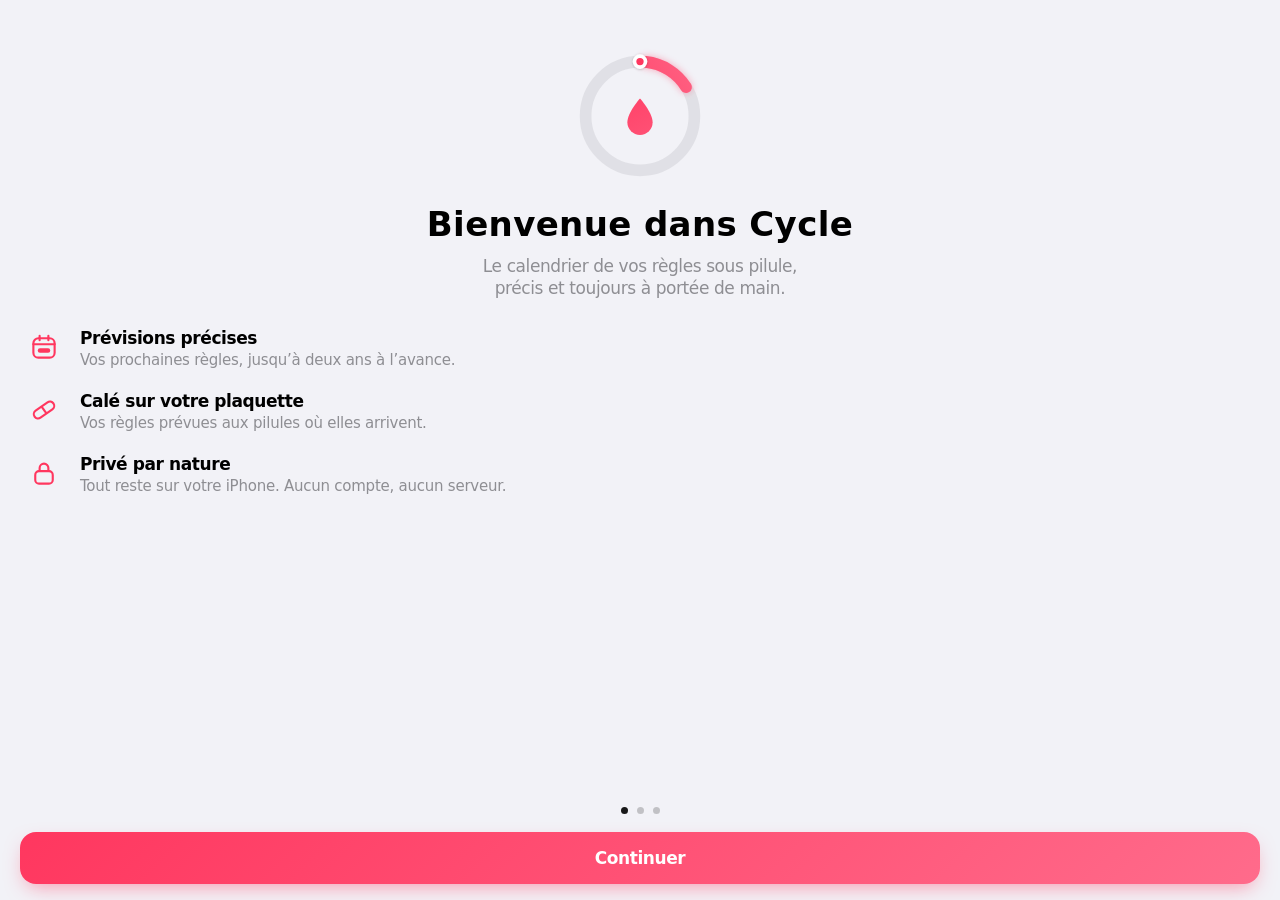
<file: index.html>
<!doctype html>
<html lang="fr">
<head>
  <meta charset="utf-8">
  <meta name="viewport" content="width=device-width, initial-scale=1, maximum-scale=1, user-scalable=no, viewport-fit=cover">
  <title>Cycle</title>
  <meta name="description" content="Suivi des règles sous pilule, 100 % privé et hors connexion.">
  <meta name="theme-color" content="#F2F2F7" media="(prefers-color-scheme: light)">
  <meta name="theme-color" content="#000000" media="(prefers-color-scheme: dark)">
  <meta name="color-scheme" content="light dark">
  <meta name="format-detection" content="telephone=no">
  <meta name="apple-mobile-web-app-capable" content="yes">
  <meta name="mobile-web-app-capable" content="yes">
  <meta name="apple-mobile-web-app-status-bar-style" content="black-translucent">
  <meta name="apple-mobile-web-app-title" content="Cycle">
  <link rel="manifest" href="manifest.json">
  <link rel="icon" type="image/png" sizes="32x32" href="icons/favicon-32.png">
  <link rel="apple-touch-icon" href="icons/apple-touch-icon.png">
  <link rel="apple-touch-icon" sizes="180x180" href="icons/apple-touch-icon.png">
  <link rel="apple-touch-icon" sizes="167x167" href="icons/icon-167.png">
  <link rel="apple-touch-icon" sizes="152x152" href="icons/icon-152.png">
  <link rel="apple-touch-icon" sizes="120x120" href="icons/icon-120.png">
  <link rel="apple-touch-startup-image" media="(device-width: 375px) and (device-height: 667px) and (-webkit-device-pixel-ratio: 2) and (orientation: portrait) and (prefers-color-scheme: light)" href="icons/splash/splash-375x667-light.png">
  <link rel="apple-touch-startup-image" media="(device-width: 375px) and (device-height: 667px) and (-webkit-device-pixel-ratio: 2) and (orientation: portrait) and (prefers-color-scheme: dark)" href="icons/splash/splash-375x667-dark.png">
  <link rel="apple-touch-startup-image" media="(device-width: 375px) and (device-height: 812px) and (-webkit-device-pixel-ratio: 3) and (orientation: portrait) and (prefers-color-scheme: light)" href="icons/splash/splash-375x812-light.png">
  <link rel="apple-touch-startup-image" media="(device-width: 375px) and (device-height: 812px) and (-webkit-device-pixel-ratio: 3) and (orientation: portrait) and (prefers-color-scheme: dark)" href="icons/splash/splash-375x812-dark.png">
  <link rel="apple-touch-startup-image" media="(device-width: 414px) and (device-height: 896px) and (-webkit-device-pixel-ratio: 2) and (orientation: portrait) and (prefers-color-scheme: light)" href="icons/splash/splash-414x896-light.png">
  <link rel="apple-touch-startup-image" media="(device-width: 414px) and (device-height: 896px) and (-webkit-device-pixel-ratio: 2) and (orientation: portrait) and (prefers-color-scheme: dark)" href="icons/splash/splash-414x896-dark.png">
  <link rel="apple-touch-startup-image" media="(device-width: 390px) and (device-height: 844px) and (-webkit-device-pixel-ratio: 3) and (orientation: portrait) and (prefers-color-scheme: light)" href="icons/splash/splash-390x844-light.png">
  <link rel="apple-touch-startup-image" media="(device-width: 390px) and (device-height: 844px) and (-webkit-device-pixel-ratio: 3) and (orientation: portrait) and (prefers-color-scheme: dark)" href="icons/splash/splash-390x844-dark.png">
  <link rel="apple-touch-startup-image" media="(device-width: 393px) and (device-height: 852px) and (-webkit-device-pixel-ratio: 3) and (orientation: portrait) and (prefers-color-scheme: light)" href="icons/splash/splash-393x852-light.png">
  <link rel="apple-touch-startup-image" media="(device-width: 393px) and (device-height: 852px) and (-webkit-device-pixel-ratio: 3) and (orientation: portrait) and (prefers-color-scheme: dark)" href="icons/splash/splash-393x852-dark.png">
  <link rel="apple-touch-startup-image" media="(device-width: 402px) and (device-height: 874px) and (-webkit-device-pixel-ratio: 3) and (orientation: portrait) and (prefers-color-scheme: light)" href="icons/splash/splash-402x874-light.png">
  <link rel="apple-touch-startup-image" media="(device-width: 402px) and (device-height: 874px) and (-webkit-device-pixel-ratio: 3) and (orientation: portrait) and (prefers-color-scheme: dark)" href="icons/splash/splash-402x874-dark.png">
  <link rel="apple-touch-startup-image" media="(device-width: 430px) and (device-height: 932px) and (-webkit-device-pixel-ratio: 3) and (orientation: portrait) and (prefers-color-scheme: light)" href="icons/splash/splash-430x932-light.png">
  <link rel="apple-touch-startup-image" media="(device-width: 430px) and (device-height: 932px) and (-webkit-device-pixel-ratio: 3) and (orientation: portrait) and (prefers-color-scheme: dark)" href="icons/splash/splash-430x932-dark.png">
  <link rel="apple-touch-startup-image" media="(device-width: 440px) and (device-height: 956px) and (-webkit-device-pixel-ratio: 3) and (orientation: portrait) and (prefers-color-scheme: light)" href="icons/splash/splash-440x956-light.png">
  <link rel="apple-touch-startup-image" media="(device-width: 440px) and (device-height: 956px) and (-webkit-device-pixel-ratio: 3) and (orientation: portrait) and (prefers-color-scheme: dark)" href="icons/splash/splash-440x956-dark.png">
  <link rel="stylesheet" href="styles.css">
</head>
<body>
<div id="app">

  <!-- ═════════ Aujourd'hui ═════════ -->
  <section class="view is-active" id="view-today" data-view="today" aria-label="Aujourd’hui">
    <header class="navbar"><div class="navbar-title">Aujourd’hui</div></header>
    <div class="scroller">
      <div class="large-header reveal" style="--i:0">
        <p class="eyebrow" id="today-eyebrow"></p>
        <h1 class="large-title">Aujourd’hui</h1>
      </div>

      <div class="stack">
        <div class="card ring-card pressable reveal" style="--i:1" data-go="calendar" role="button" tabindex="0">
          <div class="ring-wrap">
            <svg class="ring" viewBox="0 0 280 280" aria-hidden="true">
              <defs>
                <linearGradient id="ring-grad" gradientUnits="userSpaceOnUse" x1="140" y1="0" x2="300" y2="300">
                  <stop offset="0" stop-color="#FF375F"/>
                  <stop offset="1" stop-color="#FF6B8B"/>
                </linearGradient>
                <filter id="knob" x="-50%" y="-50%" width="200%" height="200%">
                  <feDropShadow dx="0" dy="1" stdDeviation="2" flood-color="#000" flood-opacity="0.25"/>
                </filter>
                <filter id="ring-glow" x="-30%" y="-30%" width="160%" height="160%">
                  <feGaussianBlur stdDeviation="7"/>
                </filter>
              </defs>
              <g id="ring-ticks"></g>
              <circle class="ring-track" cx="140" cy="140" r="112"/>
              <g class="ring-rot" id="ring-rot">
                <circle class="ring-arc ring-halo" id="ring-halo" stroke="url(#ring-grad)" cx="140" cy="140" r="112" filter="url(#ring-glow)"/>
                <circle class="ring-arc" id="ring-arc" stroke="url(#ring-grad)" cx="140" cy="140" r="112"/>
              </g>
              <g class="ring-dot" id="ring-dot">
                <circle class="ring-dot-halo" cx="140" cy="28" r="15" filter="url(#knob)"/>
                <circle class="ring-dot-core" cx="140" cy="28" r="7.5"/>
              </g>
            </svg>
            <div class="ring-center">
              <div class="ring-day tnum" id="ring-day"></div>
              <div class="ring-sub" id="ring-sub"></div>
            </div>
          </div>
          <div class="ring-stats" id="ring-stats"></div>
        </div>

        <div class="card pressable reveal" style="--i:2" id="card-next" role="button" tabindex="0"></div>
        <div class="card pressable reveal" style="--i:3" id="card-pack" data-go="settings" role="button" tabindex="0"></div>
        <div class="card reveal" style="--i:4" id="card-week"></div>
      </div>
      <p class="fine-print reveal" style="--i:5">Prévisions calculées à partir de vos réglages. Cycle ne remplace pas l’avis d’un professionnel de santé.</p>
    </div>
  </section>

  <!-- ═════════ Calendrier ═════════ -->
  <section class="view" id="view-calendar" data-view="calendar" aria-label="Calendrier">
    <header class="navbar navbar-cal is-scrolled">
      <div class="navbar-row">
        <span class="navbar-side"></span>
        <div class="navbar-title">Calendrier</div>
        <span class="navbar-side navbar-side-end"><button class="bar-btn" id="cal-today">Aujourd’hui</button></span>
      </div>
      <div class="weekdays" aria-hidden="true"><span>L</span><span>M</span><span>M</span><span>J</span><span>V</span><span>S</span><span>D</span></div>
    </header>
    <div class="scroller cal-scroller" id="cal-scroller">
      <div class="cal-spacer" id="cal-spacer"></div>
      <div id="cal-months"></div>
    </div>
    <div class="legend" aria-hidden="true">
      <span class="legend-item"><i class="sw sw-p"></i>Prévues</span>
      <span class="legend-item"><i class="sw sw-c"></i>Confirmées</span>
      <span class="legend-item"><i class="sw-pack"></i>Plaquette</span>
    </div>
  </section>

  <!-- ═════════ Réglages ═════════ -->
  <section class="view" id="view-settings" data-view="settings" aria-label="Réglages">
    <header class="navbar"><div class="navbar-title">Réglages</div></header>
    <div class="scroller">
      <div class="large-header">
        <h1 class="large-title">Réglages</h1>
      </div>

      <h2 class="group-header">Plaquette</h2>
      <div class="group">
        <button class="row row-link" id="row-last">
          <span class="row-icon"><svg viewBox="0 0 20 20"><g transform="rotate(-40 10 10)"><rect x="2.4" y="6.5" width="15.2" height="7" rx="3.5" fill="none" stroke="currentColor" stroke-width="1.7"/><path d="M10 6.5h4.1a3.5 3.5 0 0 1 0 7H10Z" fill="currentColor"/></g></svg></span>
          <span class="row-text"><span class="row-title">Début de la plaquette</span><span class="row-sub">Jour de la 1re pilule</span></span>
          <span class="row-value tnum" id="val-last"></span>
          <svg class="chev" viewBox="0 0 8 14"><path d="M1.5 1.5 6.5 7l-5 5.5" fill="none" stroke="currentColor" stroke-width="2" stroke-linecap="round" stroke-linejoin="round"/></svg>
        </button>
      </div>
      <p class="group-footer">Une plaquette dure 28 jours ; les suivantes s’enchaînent automatiquement.</p>

      <h2 class="group-header">Type de pilule</h2>
      <div class="group group-pad">
        <div class="segmented" data-key="pill" role="radiogroup" aria-label="Type de pilule">
          <span class="seg-thumb"></span>
          <button data-v="21-7" role="radio">21+7</button>
          <button data-v="24-4" role="radio">24+4</button>
          <button data-v="continu" role="radio">Continu</button>
        </div>
      </div>
      <p class="group-footer" data-pill-help></p>

      <h2 class="group-header">Règles</h2>
      <div class="group">
        <div class="row js-period">
          <span class="row-icon"><svg viewBox="0 0 20 20"><path d="M10 3.2S5.4 8.4 5.4 11.9a4.6 4.6 0 0 0 9.2 0C14.6 8.4 10 3.2 10 3.2Z" fill="currentColor"/></svg></span>
          <span class="row-text"><span class="row-title">Début des règles</span><span class="row-sub tnum" data-show="periodFrom"></span></span>
          <div class="stepper" data-key="periodFrom">
            <button data-step="-1" aria-label="Diminuer"><svg viewBox="0 0 14 14"><path d="M2 7h10" stroke="currentColor" stroke-width="2" stroke-linecap="round"/></svg></button>
            <i></i>
            <button data-step="1" aria-label="Augmenter"><svg viewBox="0 0 14 14"><path d="M2 7h10M7 2v10" stroke="currentColor" stroke-width="2" stroke-linecap="round"/></svg></button>
          </div>
        </div>
        <div class="row js-period">
          <span class="row-icon"><svg viewBox="0 0 20 20"><path d="M10 3.2S5.4 8.4 5.4 11.9a4.6 4.6 0 0 0 9.2 0C14.6 8.4 10 3.2 10 3.2Z" fill="none" stroke="currentColor" stroke-width="1.6"/></svg></span>
          <span class="row-text"><span class="row-title">Fin des règles</span><span class="row-sub tnum" data-show="periodTo"></span></span>
          <div class="stepper" data-key="periodTo">
            <button data-step="-1" aria-label="Diminuer"><svg viewBox="0 0 14 14"><path d="M2 7h10" stroke="currentColor" stroke-width="2" stroke-linecap="round"/></svg></button>
            <i></i>
            <button data-step="1" aria-label="Augmenter"><svg viewBox="0 0 14 14"><path d="M2 7h10M7 2v10" stroke="currentColor" stroke-width="2" stroke-linecap="round"/></svg></button>
          </div>
        </div>
      </div>
      <p class="group-footer" data-period-help></p>

      <div class="group group-spaced">
        <button class="row row-destructive" id="row-reset">Réinitialiser</button>
      </div>
      <p class="group-footer">Efface vos réglages et les jours marqués.</p>

      <div class="privacy">
        <svg viewBox="0 0 24 24" aria-hidden="true"><rect x="5" y="10.5" width="14" height="10" rx="3" fill="none" stroke="currentColor" stroke-width="1.6"/><path d="M8.5 10.5V8a3.5 3.5 0 0 1 7 0v2.5" fill="none" stroke="currentColor" stroke-width="1.6"/></svg>
        <p><strong>Vos données restent sur cet iPhone.</strong><br>Aucun compte, aucun serveur, aucun suivi.</p>
        <p class="version">Cycle 1.1</p>
      </div>
    </div>
  </section>

  <!-- ═════════ Barre d'onglets ═════════ -->
  <nav class="tabbar" role="tablist">
    <button class="tab is-active" data-tab="today" role="tab" aria-selected="true">
      <svg viewBox="0 0 28 28" aria-hidden="true"><circle cx="14" cy="14" r="10" fill="none" stroke="currentColor" stroke-width="1.7" opacity=".35"/><path d="M14 4a10 10 0 0 1 8.66 5" fill="none" stroke="currentColor" stroke-width="3" stroke-linecap="round"/><path d="M14 9.4s-3.3 3.7-3.3 6.2a3.3 3.3 0 0 0 6.6 0c0-2.5-3.3-6.2-3.3-6.2Z" fill="currentColor"/></svg>
      <span>Aujourd’hui</span>
    </button>
    <button class="tab" data-tab="calendar" role="tab" aria-selected="false">
      <svg viewBox="0 0 28 28" aria-hidden="true"><rect x="4.5" y="5.5" width="19" height="18" rx="4.5" fill="none" stroke="currentColor" stroke-width="1.7"/><path d="M4.5 10.75h19M9.5 3.5v4M18.5 3.5v4" fill="none" stroke="currentColor" stroke-width="1.7" stroke-linecap="round"/><circle cx="9.75" cy="15" r="1.2" fill="currentColor"/><circle cx="14" cy="15" r="1.2" fill="currentColor"/><circle cx="18.25" cy="15" r="1.2" fill="currentColor"/><circle cx="9.75" cy="19.25" r="1.2" fill="currentColor"/><circle cx="14" cy="19.25" r="1.2" fill="currentColor"/></svg>
      <span>Calendrier</span>
    </button>
    <button class="tab" data-tab="settings" role="tab" aria-selected="false">
      <svg viewBox="0 0 28 28" aria-hidden="true"><g fill="none" stroke="currentColor" stroke-width="1.7" stroke-linecap="round"><path d="M4 8h11.2M20.8 8H24M4 14h3.2M12.8 14H24M4 20h9.2M18.8 20H24"/><circle cx="18" cy="8" r="2.8"/><circle cx="10" cy="14" r="2.8"/><circle cx="16" cy="20" r="2.8"/></g></svg>
      <span>Réglages</span>
    </button>
  </nav>
</div>

<!-- ═════════ Onboarding ═════════ -->
<div id="onboarding" hidden>
  <div class="ob-top">
    <button class="bar-btn ob-back" id="ob-back" aria-label="Retour">
      <svg viewBox="0 0 12 20" aria-hidden="true"><path d="M10 2 2 10l8 8" fill="none" stroke="currentColor" stroke-width="2.4" stroke-linecap="round" stroke-linejoin="round"/></svg>Retour
    </button>
  </div>
  <div class="ob-viewport">
    <div class="ob-track" id="ob-track">
      <section class="ob-page">
        <div class="ob-hero">
          <svg class="ob-ring" viewBox="0 0 280 280" aria-hidden="true">
            <defs>
              <linearGradient id="ob-grad" gradientUnits="userSpaceOnUse" x1="140" y1="0" x2="300" y2="300">
                <stop offset="0" stop-color="#FF375F"/><stop offset="1" stop-color="#FF6B8B"/>
              </linearGradient>
              <filter id="ob-glow" x="-30%" y="-30%" width="160%" height="160%"><feGaussianBlur stdDeviation="8"/></filter>
            </defs>
            <circle class="ring-track" cx="140" cy="140" r="112"/>
            <g class="ring-rot">
              <circle class="ob-arc ob-halo" stroke="url(#ob-grad)" cx="140" cy="140" r="112" filter="url(#ob-glow)"/>
              <circle class="ob-arc" stroke="url(#ob-grad)" cx="140" cy="140" r="112"/>
            </g>
            <g class="ob-orbit">
              <circle class="ring-dot-halo" cx="140" cy="28" r="15" filter="url(#knob)"/>
              <circle class="ring-dot-core" cx="140" cy="28" r="7.5"/>
            </g>
            <path class="ob-drop" fill="url(#ob-grad)" d="M140 104s-26 29-26 49a26 26 0 0 0 52 0c0-20-26-49-26-49Z"/>
          </svg>
        </div>
        <h1 class="ob-title">Bienvenue dans Cycle</h1>
        <p class="ob-lead">Le calendrier de vos règles sous pilule, précis et toujours à portée de main.</p>
        <ul class="features">
          <li><span class="f-icon"><svg viewBox="0 0 24 24"><rect x="3.5" y="5" width="17" height="15.5" rx="4" fill="none" stroke="currentColor" stroke-width="1.7"/><path d="M3.5 9.75h17M8.5 3v3.5M15.5 3v3.5" stroke="currentColor" stroke-width="1.7" stroke-linecap="round"/><rect x="7" y="13" width="10" height="3.5" rx="1.75" fill="currentColor"/></svg></span><span><strong>Prévisions précises</strong>Vos prochaines règles, jusqu’à deux ans à l’avance.</span></li>
          <li><span class="f-icon"><svg viewBox="0 0 24 24"><rect x="2.8" y="8.6" width="18.4" height="6.8" rx="3.4" transform="rotate(-35 12 12)" fill="none" stroke="currentColor" stroke-width="1.7"/><path d="M12 8.6v6.8" transform="rotate(-35 12 12)" stroke="currentColor" stroke-width="1.7"/></svg></span><span><strong>Calé sur votre plaquette</strong>Vos règles prévues aux pilules où elles arrivent.</span></li>
          <li><span class="f-icon"><svg viewBox="0 0 24 24"><rect x="5" y="10.5" width="14" height="10" rx="3" fill="none" stroke="currentColor" stroke-width="1.7"/><path d="M8.5 10.5V8a3.5 3.5 0 0 1 7 0v2.5" fill="none" stroke="currentColor" stroke-width="1.7"/></svg></span><span><strong>Privé par nature</strong>Tout reste sur votre iPhone. Aucun compte, aucun serveur.</span></li>
        </ul>
      </section>

      <section class="ob-page">
        <h1 class="ob-title ob-title-left">Votre plaquette</h1>
        <p class="ob-lead ob-lead-left">Quel jour avez-vous pris la 1re&nbsp;pilule de votre plaquette actuelle&nbsp;?</p>
        <div class="card picker-card" id="ob-picker"></div>
      </section>

      <section class="ob-page">
        <h1 class="ob-title ob-title-left">Votre pilule</h1>
        <p class="ob-lead ob-lead-left">Vos règles reviennent aux mêmes pilules à chaque plaquette.</p>
        <div class="group group-pad">
          <div class="segmented" data-key="pill" role="radiogroup" aria-label="Type de pilule">
            <span class="seg-thumb"></span>
            <button data-v="21-7" role="radio">21+7</button>
            <button data-v="24-4" role="radio">24+4</button>
            <button data-v="continu" role="radio">Continu</button>
          </div>
        </div>
        <p class="group-footer" data-pill-help></p>
        <h2 class="group-header">Règles</h2>
        <div class="group">
          <div class="row js-period">
            <span class="row-icon"><svg viewBox="0 0 20 20"><path d="M10 3.2S5.4 8.4 5.4 11.9a4.6 4.6 0 0 0 9.2 0C14.6 8.4 10 3.2 10 3.2Z" fill="currentColor"/></svg></span>
            <span class="row-text"><span class="row-title">Début des règles</span><span class="row-sub tnum" data-show="periodFrom"></span></span>
            <div class="stepper" data-key="periodFrom">
              <button data-step="-1" aria-label="Diminuer"><svg viewBox="0 0 14 14"><path d="M2 7h10" stroke="currentColor" stroke-width="2" stroke-linecap="round"/></svg></button>
              <i></i>
              <button data-step="1" aria-label="Augmenter"><svg viewBox="0 0 14 14"><path d="M2 7h10M7 2v10" stroke="currentColor" stroke-width="2" stroke-linecap="round"/></svg></button>
            </div>
          </div>
          <div class="row js-period">
            <span class="row-icon"><svg viewBox="0 0 20 20"><path d="M10 3.2S5.4 8.4 5.4 11.9a4.6 4.6 0 0 0 9.2 0C14.6 8.4 10 3.2 10 3.2Z" fill="none" stroke="currentColor" stroke-width="1.6"/></svg></span>
            <span class="row-text"><span class="row-title">Fin des règles</span><span class="row-sub tnum" data-show="periodTo"></span></span>
            <div class="stepper" data-key="periodTo">
              <button data-step="-1" aria-label="Diminuer"><svg viewBox="0 0 14 14"><path d="M2 7h10" stroke="currentColor" stroke-width="2" stroke-linecap="round"/></svg></button>
              <i></i>
              <button data-step="1" aria-label="Augmenter"><svg viewBox="0 0 14 14"><path d="M2 7h10M7 2v10" stroke="currentColor" stroke-width="2" stroke-linecap="round"/></svg></button>
            </div>
          </div>
        </div>
        <p class="group-footer" data-period-help></p>
      </section>
    </div>
  </div>
  <div class="ob-bottom">
    <div class="dots" id="ob-dots"><i class="is-active"></i><i></i><i></i></div>
    <button class="btn btn-primary" id="ob-next">Continuer</button>
  </div>
</div>

<script src="app.js"></script>
</body>
</html>
</file>
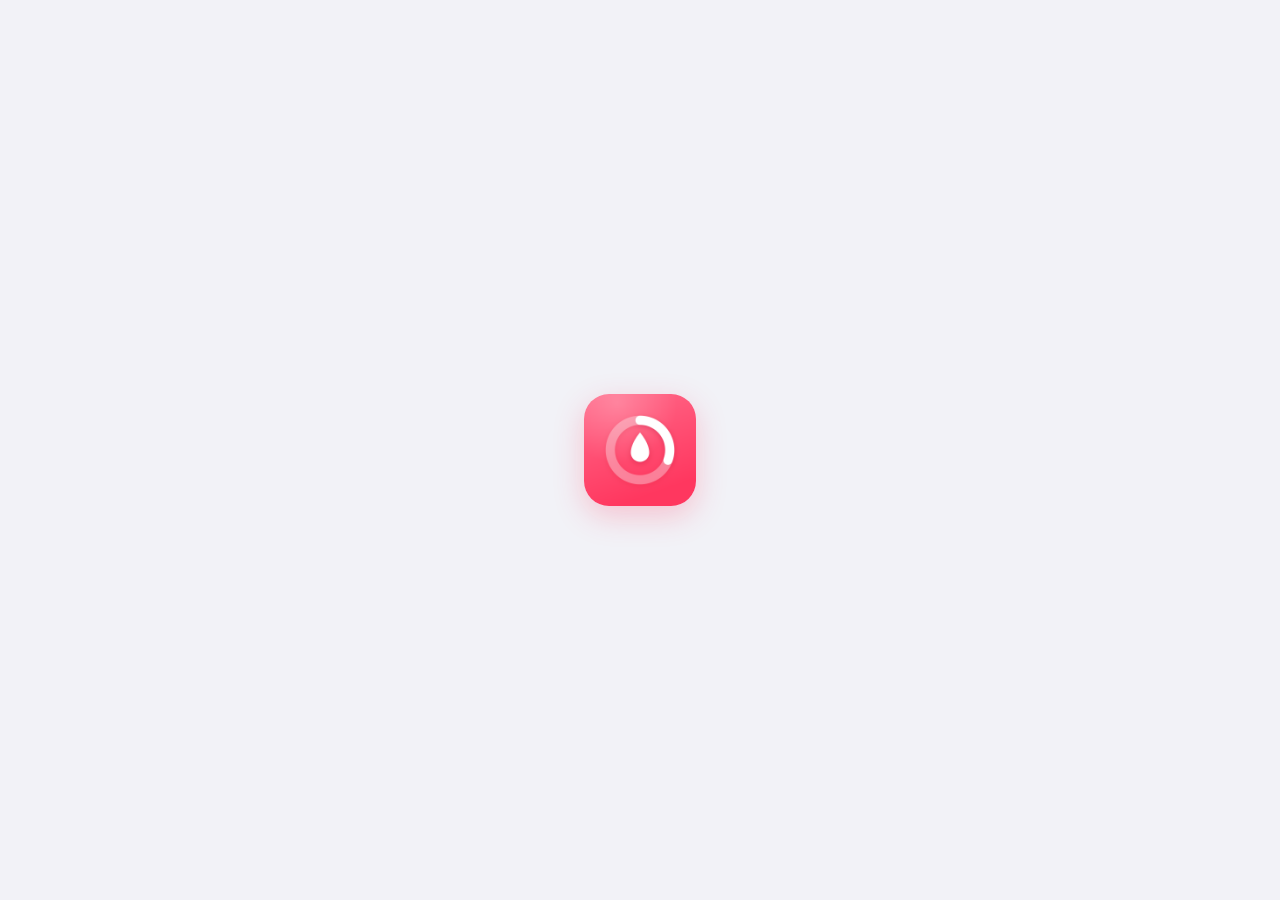
<file: tools/splash.html>
<!doctype html><html><head><meta name="viewport" content="width=device-width"><style>
html,body{margin:0;height:100%}body{display:grid;place-items:center;background:#F2F2F7}
body.dark{background:#000}img{width:112px;height:112px;border-radius:25px;box-shadow:0 10px 30px rgba(255,55,95,.25)}body.dark img{box-shadow:none}
</style></head><body><img src="icon-1024.png"><script>if(location.hash==='#dark')document.body.className='dark'</script></body></html>
</file>
<file: styles.css>
/* ═════════════════════════════════════════════════════════════
   Cycle — système de design (iOS 18, app Santé)
   ═════════════════════════════════════════════════════════════ */

:root {
  color-scheme: light dark;

  --sat: env(safe-area-inset-top, 0px);
  --sab: env(safe-area-inset-bottom, 0px);
  --sal: env(safe-area-inset-left, 0px);
  --sar: env(safe-area-inset-right, 0px);

  --bg: #F2F2F7;
  --card: #FFFFFF;
  --sheet: #FFFFFF;
  --sheet-card: #F2F2F7;
  --label: #000000;
  --label-2: #8E8E93;
  --label-3: rgba(60, 60, 67, 0.3);
  --sep: rgba(60, 60, 67, 0.2);
  --fill: rgba(118, 118, 128, 0.12);
  --fill-strong: rgba(118, 118, 128, 0.2);
  --seg-thumb: #FFFFFF;

  --accent: #FF375F;
  --accent-2: #FF6B8B;
  --accent-ink: #E0144A;
  --accent-soft: rgba(255, 55, 95, 0.25);
  --accent-wash: rgba(255, 55, 95, 0.12);
  --band-p: #FFCDD7;           /* accent à 25 % sur carte blanche, opaque pour des jointures nettes */
  --grad: linear-gradient(135deg, #FF375F 0%, #FF6B8B 100%);
  --red: #FF3B30;
  --red-wash: rgba(255, 59, 48, 0.12);

  --bar-bg: rgba(249, 249, 249, 0.78);
  --bar-plain: rgba(242, 242, 247, 0.82);
  --bar-dense: rgba(249, 249, 249, 0.92);
  --tab-off: #999999;
  --track: rgba(118, 118, 128, 0.14);

  --shadow: 0 0.5px 1.5px rgba(0, 0, 0, 0.04), 0 4px 18px rgba(0, 0, 0, 0.045);
  --btn-shadow: 0 8px 20px -6px rgba(255, 55, 95, 0.5);

  --spring: cubic-bezier(0.32, 0.72, 0, 1);
  --font: -apple-system, "SF Pro Text", "SF Pro Display", system-ui, sans-serif;
  --font-round: ui-rounded, -apple-system, "SF Pro Rounded", "SF Pro Display", system-ui, sans-serif;
}

@media (prefers-color-scheme: dark) {
  :root {
    --bg: #000000;
    --card: #1C1C1E;
    --sheet: #1C1C1E;
    --sheet-card: #2C2C2E;
    --label: #FFFFFF;
    --label-2: #8E8E93;
    --label-3: rgba(235, 235, 245, 0.3);
    --sep: rgba(84, 84, 88, 0.6);
    --fill: rgba(118, 118, 128, 0.24);
    --fill-strong: rgba(118, 118, 128, 0.32);
    --seg-thumb: #636366;

    --accent-ink: #FF7A96;
    --accent-wash: rgba(255, 55, 95, 0.18);
    --band-p: #5E2431;           /* accent à ~30 % sur #1C1C1E */
    --red: #FF453A;
    --red-wash: rgba(255, 69, 58, 0.18);

    --bar-bg: rgba(22, 22, 23, 0.72);
    --bar-plain: rgba(0, 0, 0, 0.78);
    --bar-dense: rgba(22, 22, 23, 0.9);
    --tab-off: #8E8E93;
    --track: rgba(118, 118, 128, 0.24);

    --shadow: none;
    --btn-shadow: none;
  }
}

/* ───────── Base ───────── */

*, *::before, *::after { box-sizing: border-box; }

html, body {
  margin: 0;
  height: var(--app-h, 100%);
  overflow: hidden;
  background: var(--bg);
  overscroll-behavior: none;
}

body {
  font-family: var(--font);
  font-size: 17px;
  line-height: 22px;
  letter-spacing: -0.41px;
  color: var(--label);
  -webkit-font-smoothing: antialiased;
  -moz-osx-font-smoothing: grayscale;
  -webkit-text-size-adjust: 100%;
  text-size-adjust: 100%;
  -webkit-tap-highlight-color: transparent;
  -webkit-user-select: none;
  user-select: none;
  -webkit-touch-callout: none;
  touch-action: manipulation;
  text-rendering: optimizeLegibility;
}

h1, h2, h3, p, ul { margin: 0; padding: 0; }
ul { list-style: none; }

button {
  font: inherit;
  letter-spacing: inherit;
  color: inherit;
  background: none;
  border: 0;
  margin: 0;
  padding: 0;
  -webkit-appearance: none;
  appearance: none;
  cursor: pointer;
  touch-action: manipulation;
}
button:disabled { cursor: default; }
button:focus { outline: none; }
button:focus-visible, [role="button"]:focus-visible { outline: 2px solid var(--accent); outline-offset: 2px; }
[role="button"]:focus { outline: none; }

svg { display: block; overflow: visible; }

.tnum { font-variant-numeric: tabular-nums; }

/* ───────── Structure ───────── */

/* --app-h : hauteur réelle de l'écran (voir fitScreen dans app.js) */
#app {
  position: fixed;
  top: 0; right: 0; left: 0;
  height: var(--app-h, 100%);
  overflow: hidden;
}

.view {
  position: absolute;
  inset: 0;
  opacity: 0;
  visibility: hidden;
  transform: scale(0.985);
  transition: opacity 280ms var(--spring), transform 420ms var(--spring), visibility 0s linear 420ms;
  will-change: opacity, transform;
}
.view.is-active {
  opacity: 1;
  visibility: visible;
  transform: none;
  transition: opacity 320ms var(--spring), transform 420ms var(--spring), visibility 0s;
}

.scroller {
  position: absolute;
  inset: 0;
  overflow-x: hidden;
  overflow-y: auto;
  -webkit-overflow-scrolling: touch;
  overscroll-behavior-y: contain;
  padding:
    calc(var(--sat) + 44px)
    calc(16px + var(--sar))
    calc(var(--sab) + 49px + 32px)
    calc(16px + var(--sal));
}
.scroller, .ob-page { scrollbar-width: none; }
.scroller::-webkit-scrollbar, .ob-page::-webkit-scrollbar { display: none; }

/* ───────── Barre de navigation (verre dépoli) ───────── */

.navbar {
  position: absolute;
  top: 0; left: 0; right: 0;
  z-index: 10;
  padding-top: var(--sat);
  height: calc(var(--sat) + 44px);
  display: flex;
  align-items: center;
  justify-content: center;
  pointer-events: none;
}
.navbar::before {
  content: "";
  position: absolute;
  inset: 0;
  background: var(--bar-bg);
  -webkit-backdrop-filter: blur(20px) saturate(180%);
  backdrop-filter: blur(20px) saturate(180%);
  box-shadow: 0 0.5px 0 var(--sep);
  opacity: 0;
  transition: opacity 240ms ease;
}
.navbar.is-scrolled::before { opacity: 1; }

.navbar-title {
  position: relative;
  font-size: 17px;
  line-height: 22px;
  font-weight: 600;
  letter-spacing: -0.41px;
  opacity: 0;
  transform: translateY(6px);
  transition: opacity 220ms ease, transform 360ms var(--spring);
}
.navbar.is-scrolled .navbar-title { opacity: 1; transform: none; }

.navbar-cal::before { background: var(--bar-dense); }
.navbar-cal {
  height: auto;
  display: block;
  pointer-events: auto;
}
.navbar-row {
  position: relative;
  height: 44px;
  display: grid;
  grid-template-columns: 1fr auto 1fr;
  align-items: center;
  padding: 0 calc(8px + var(--sar)) 0 calc(8px + var(--sal));
}
.navbar-side { display: flex; }
.navbar-side-end { justify-content: flex-end; }

.bar-btn {
  position: relative;
  display: inline-flex;
  align-items: center;
  gap: 4px;
  height: 44px;
  padding: 0 8px;
  color: var(--accent);
  font-size: 17px;
  letter-spacing: -0.41px;
  transition: opacity 200ms ease;
}
.bar-btn:active { opacity: 0.4; transition-duration: 0s; }

.weekdays {
  position: relative;
  display: grid;
  grid-template-columns: repeat(7, 1fr);
  padding: 0 calc(24px + var(--sar)) 6px calc(24px + var(--sal));
  font-size: 11px;
  line-height: 16px;
  font-weight: 600;
  letter-spacing: 0.06px;
  color: var(--label-2);
  text-align: center;
}

/* ───────── En-tête « Large Title » ───────── */

.large-header { padding: 6px 4px 14px; }
.eyebrow {
  font-size: 13px;
  line-height: 18px;
  font-weight: 600;
  letter-spacing: -0.08px;
  color: var(--label-2);
  text-transform: uppercase;
}
.large-title {
  font-size: 34px;
  line-height: 41px;
  font-weight: 700;
  letter-spacing: 0.37px;
  transform-origin: 0 50%;
  will-change: transform;
}

/* ───────── Cartes ───────── */

.stack { display: grid; gap: 16px; }

.card {
  position: relative;
  background: var(--card);
  border-radius: 20px;
  box-shadow: var(--shadow);
  padding: 16px;
}

.pressable {
  transition: transform 420ms var(--spring);
  -webkit-tap-highlight-color: transparent;
}
.pressable:active {
  transform: scale(0.97);
  transition-duration: 160ms;
}

.card-head {
  display: flex;
  align-items: center;
  gap: 6px;
  min-height: 20px;
  font-size: 15px;
  line-height: 20px;
  font-weight: 600;
  letter-spacing: -0.24px;
  color: var(--accent);
}
.card-head svg { width: 18px; height: 18px; flex: none; }
.card-head .chev { margin-left: auto; }

.chev {
  width: 8px;
  height: 14px;
  flex: none;
  color: var(--label-3);
}

.title-2 {
  font-size: 28px;
  line-height: 34px;
  font-weight: 700;
  letter-spacing: 0.36px;
}

.footnote {
  font-size: 13px;
  line-height: 18px;
  letter-spacing: -0.08px;
  color: var(--label-2);
}

.fine-print {
  margin: 24px 16px 0;
  font-size: 12px;
  line-height: 16px;
  letter-spacing: 0;
  color: var(--label-2);
  text-align: center;
}

/* Apparition en cascade */
.intro .reveal {
  animation: rise 560ms var(--spring) both;
  animation-delay: calc(var(--i, 0) * 40ms);
}
@keyframes rise {
  from { opacity: 0; transform: translateY(18px) scale(0.98); }
  to { opacity: 1; transform: none; }
}

/* ───────── Anneau du cycle ───────── */

.ring-card {
  display: flex;
  flex-direction: column;
  align-items: center;
  padding: 24px 16px 16px;
}
.ring-wrap {
  position: relative;
  width: 248px;
  height: 248px;
}
.ring { width: 100%; height: 100%; }

.ring-track { fill: none; stroke: var(--track); stroke-width: 24; }
.ring-tick { fill: var(--label-3); }

.ring-rot {
  transform: rotate(-90deg);
  transform-origin: 140px 140px;
  transition: transform 600ms var(--spring);
}
.ring-arc {
  fill: none;
  stroke-width: 24;
  stroke-linecap: round;
  transition: stroke-dashoffset 1100ms var(--spring), stroke-dasharray 600ms var(--spring), opacity 300ms ease;
}
.ring-halo { opacity: 0.45; }
@media (prefers-color-scheme: dark) { .ring-halo { opacity: 0.6; } }

.ring-dot {
  transform-origin: 140px 140px;
  transition: transform 1100ms var(--spring), opacity 300ms ease;
}
.ring-dot-halo { fill: #FFFFFF; }
.ring-dot-core { fill: var(--accent); }

.ring-center {
  position: absolute;
  inset: 0;
  display: flex;
  flex-direction: column;
  align-items: center;
  justify-content: center;
  text-align: center;
  pointer-events: none;
}
.ring-day {
  font-family: var(--font-round);
  font-size: 40px;
  line-height: 44px;
  font-weight: 700;
  letter-spacing: 0;
}
.ring-day small {
  font-size: 0.62em;
  font-weight: 600;
  margin-right: 0.2em;
}
.ring-sub {
  margin-top: 4px;
  font-size: 15px;
  line-height: 20px;
  letter-spacing: -0.24px;
  color: var(--label-2);
}
.ring-chip {
  display: inline-block;
  margin-top: 10px;
  padding: 3px 10px;
  border-radius: 999px;
  background: var(--accent-wash);
  color: var(--accent-ink);
  font-size: 13px;
  line-height: 18px;
  font-weight: 600;
  letter-spacing: -0.08px;
}

.ring-stats {
  align-self: stretch;
  display: grid;
  grid-template-columns: repeat(3, 1fr);
  margin-top: 20px;
  padding-top: 14px;
  border-top: 0.5px solid var(--sep);
}
.ring-stats > div {
  text-align: center;
  position: relative;
}
.ring-stats > div + div::before {
  content: "";
  position: absolute;
  left: 0; top: 4px; bottom: 4px;
  width: 0.5px;
  background: var(--sep);
}
.stat-value {
  display: block;
  font-size: 17px;
  line-height: 22px;
  font-weight: 600;
  font-variant-numeric: tabular-nums;
}
.stat-label {
  display: block;
  font-size: 12px;
  line-height: 16px;
  letter-spacing: 0;
  color: var(--label-2);
}

/* ───────── Carte « Prochaines règles » ───────── */

.next-date {
  margin-top: 10px;
  text-wrap: balance;
}
.next-meta {
  display: flex;
  align-items: center;
  flex-wrap: wrap;
  gap: 8px 10px;
  margin-top: 10px;
}
.pill {
  display: inline-flex;
  align-items: center;
  height: 28px;
  padding: 0 12px;
  border-radius: 999px;
  background: var(--accent-wash);
  color: var(--accent-ink);
  font-size: 15px;
  line-height: 20px;
  font-weight: 600;
  letter-spacing: -0.24px;
  font-variant-numeric: tabular-nums;
}

.progress {
  position: relative;
  height: 8px;
  margin-top: 14px;
  border-radius: 4px;
  background: var(--track);
  overflow: hidden;
  isolation: isolate;
}
.progress > i {
  position: absolute;
  inset: 0;
  border-radius: 4px;
  background: var(--grad);
  transform: translateX(-100%);
  transition: transform 900ms var(--spring);
}
.progress-ticks {
  display: grid;
  margin-top: 6px;
  font-size: 11px;
  line-height: 13px;
  letter-spacing: 0.07px;
  color: var(--label-2);
  font-variant-numeric: tabular-nums;
}
.progress-ticks span { text-align: center; }
.progress-ticks span.is-on { color: var(--accent-ink); font-weight: 600; }

.calm {
  display: flex;
  gap: 12px;
  align-items: flex-start;
  margin-top: 10px;
}
.calm p { font-size: 15px; line-height: 20px; letter-spacing: -0.24px; color: var(--label-2); }
.calm strong { display: block; color: var(--label); font-size: 17px; line-height: 22px; letter-spacing: -0.41px; font-weight: 600; margin-bottom: 2px; }

/* ───────── Carte « Plaquette » ───────── */

.pack-body {
  display: flex;
  align-items: center;
  justify-content: space-between;
  gap: 12px;
  margin-top: 10px;
}
.pack-main { min-width: 0; }
.pack-main .title-2 small {
  font-size: 17px;
  font-weight: 600;
  letter-spacing: -0.41px;
  color: var(--label-2);
}
.pack-state {
  margin-top: 2px;
  font-size: 15px;
  line-height: 20px;
  letter-spacing: -0.24px;
  color: var(--label-2);
}
.blister {
  display: grid;
  grid-template-columns: repeat(7, 10px);
  gap: 5px;
  padding: 10px;
  border-radius: 14px;
  background: var(--fill);
  flex: none;
}
.blister i {
  width: 10px;
  height: 10px;
  border-radius: 50%;
  background: var(--fill-strong);
}
.blister i.taken { background: var(--accent-soft); }
.blister i.now { background: var(--accent); box-shadow: 0 0 0 2.5px var(--accent-wash); }
.blister i.pause { background: transparent; box-shadow: inset 0 0 0 1.5px var(--label-3); }
.blister i.pause.taken { box-shadow: inset 0 0 0 1.5px var(--accent-soft); }
.blister i.pause.now { background: transparent; box-shadow: inset 0 0 0 2px var(--accent), 0 0 0 2.5px var(--accent-wash); }
/* Pilules où les règles sont prévues */
.blister i.per:not(.now) { box-shadow: inset 0 0 0 2px var(--accent); }

.pack-next {
  display: flex;
  align-items: baseline;
  justify-content: space-between;
  gap: 12px;
  margin-top: 14px;
  padding-top: 12px;
  border-top: 0.5px solid var(--sep);
  font-size: 15px;
  line-height: 20px;
  letter-spacing: -0.24px;
}
.pack-next span:first-child { color: var(--label-2); white-space: nowrap; }
.pack-next span:last-child { font-weight: 600; text-align: right; }

/* ───────── Mini frise 7 jours ───────── */

.week {
  display: grid;
  grid-template-columns: repeat(7, 1fr);
  margin: 10px -6px -4px;
}
.wday {
  display: flex;
  flex-direction: column;
  align-items: center;
  gap: 4px;
  padding: 2px 0 6px;
  min-height: 44px;
  border-radius: 14px;
  transition: transform 420ms var(--spring), background-color 200ms ease;
}
.wday:active { transform: scale(0.92); transition-duration: 140ms; }
.wday-name {
  font-size: 12px;
  line-height: 16px;
  font-weight: 600;
  letter-spacing: 0;
  color: var(--label-2);
}
.wday-num {
  width: 34px;
  height: 34px;
  display: grid;
  place-items: center;
  border-radius: 50%;
  font-size: 17px;
  font-weight: 600;
  font-variant-numeric: tabular-nums;
}
.wday.is-today .wday-name { color: var(--accent); }
.wday.is-today .wday-num { background: var(--accent); color: #FFFFFF; }
.wday-dot {
  width: 8px;
  height: 8px;
  border-radius: 50%;
}
.wday-dot.p { background: var(--accent-soft); }
.wday-dot.c { background: var(--accent); }

/* ───────── Calendrier ───────── */

.cal-scroller {
  padding-top: 0;
  padding-bottom: calc(var(--sab) + 49px + 76px);
}
.cal-spacer { height: calc(var(--sat) + 44px + 22px); }
.month { position: relative; }
.month + .month { margin-top: 4px; }
.month-title {
  position: -webkit-sticky;
  position: sticky;
  top: calc(var(--sat) + 44px + 22px);
  z-index: 2;
  display: flex;
  align-items: baseline;
  gap: 8px;
  margin: 0 calc(-16px - var(--sar)) 0 calc(-16px - var(--sal));
  padding: 14px calc(20px + var(--sar)) 10px calc(20px + var(--sal));
  background: var(--bar-plain);
  -webkit-backdrop-filter: blur(20px) saturate(180%);
  backdrop-filter: blur(20px) saturate(180%);
  font-size: 22px;
  line-height: 28px;
  font-weight: 700;
  letter-spacing: 0.35px;
}
.month-title.is-current .month-name { color: var(--accent); }
.month-year {
  font-size: 17px;
  line-height: 22px;
  font-weight: 600;
  letter-spacing: -0.41px;
  color: var(--label-2);
  font-variant-numeric: tabular-nums;
}
.month-card { padding: 6px 8px; }
.month-grid {
  display: grid;
  grid-template-columns: repeat(7, minmax(0, 1fr));
}
.day {
  position: relative;
  height: 46px;
  display: flex;
  align-items: center;
  justify-content: center;
  font-size: 17px;
  line-height: 22px;
  font-variant-numeric: tabular-nums;
}
.day.is-empty { pointer-events: none; }
.band {
  position: absolute;
  top: 5px;
  bottom: 5px;
  left: -0.5px;
  right: -0.5px;
  background: var(--band-p);
}
.band.c { background: var(--accent); }
.band.s { left: 3px; border-top-left-radius: 18px; border-bottom-left-radius: 18px; }
.band.e { right: 3px; border-top-right-radius: 18px; border-bottom-right-radius: 18px; }
.num {
  position: relative;
  z-index: 1;
  width: 36px;
  height: 36px;
  display: grid;
  place-items: center;
  border-radius: 50%;
  transition: transform 380ms var(--spring);
}
.day:active .num { transform: scale(0.86); transition-duration: 120ms; }
.day.has-p .num { color: var(--accent-ink); font-weight: 600; }
.day.has-c .num { color: #FFFFFF; font-weight: 600; }
.day.is-today .num {
  background: var(--accent);
  color: #FFFFFF;
  font-weight: 700;
}
.day.is-today.has-p .num,
.day.is-today.has-c .num { box-shadow: 0 0 0 2px var(--card); }
.day.flash .num { animation: flash 700ms var(--spring); }
/* Premier jour d'une plaquette */
.day.is-pack::after {
  content: '';
  position: absolute;
  z-index: 2;
  left: 50%;
  bottom: 8px;
  width: 4px;
  height: 4px;
  margin-left: -2px;
  border-radius: 50%;
  background: var(--label-2);
}
.day.is-pack.has-c::after, .day.is-pack.is-today::after { background: #FFFFFF; }
.day.is-pack.has-p::after { background: var(--accent-ink); }
@keyframes flash {
  0% { transform: scale(1); }
  35% { transform: scale(1.18); }
  100% { transform: scale(1); }
}

.legend {
  position: absolute;
  left: 50%;
  bottom: calc(var(--sab) + 49px + 12px);
  z-index: 5;
  display: flex;
  gap: 16px;
  padding: 8px 16px;
  border-radius: 999px;
  background: var(--bar-bg);
  -webkit-backdrop-filter: blur(20px) saturate(180%);
  backdrop-filter: blur(20px) saturate(180%);
  box-shadow: 0 0 0 0.5px var(--sep), 0 6px 20px rgba(0, 0, 0, 0.06);
  transform: translateX(-50%);
  font-size: 13px;
  line-height: 18px;
  letter-spacing: -0.08px;
  color: var(--label-2);
  white-space: nowrap;
  pointer-events: none;
}
.legend-item { display: inline-flex; align-items: center; gap: 6px; }
.sw { width: 18px; height: 10px; border-radius: 5px; display: block; }
.sw-p { background: var(--accent-soft); }
.sw-c { background: var(--accent); }
.sw-pack { width: 5px; height: 5px; border-radius: 50%; background: var(--label-2); display: block; }

/* ───────── Réglages : listes groupées ───────── */

.group-header {
  margin: 24px 16px 7px;
  font-size: 13px;
  line-height: 18px;
  font-weight: 400;
  letter-spacing: -0.08px;
  color: var(--label-2);
  text-transform: uppercase;
}
.large-header + .group-header { margin-top: 8px; }
.group {
  background: var(--card);
  border-radius: 20px;
  box-shadow: var(--shadow);
  overflow: hidden;
}
.group-pad { padding: 12px; }
.group-spaced { margin-top: 32px; }
.group-footer {
  margin: 8px 16px 0;
  font-size: 13px;
  line-height: 18px;
  letter-spacing: -0.08px;
  color: var(--label-2);
}

.row {
  position: relative;
  display: flex;
  align-items: center;
  gap: 12px;
  width: 100%;
  min-height: 60px;
  padding: 8px 16px;
  text-align: left;
  transition: background-color 300ms ease;
}
.row + .row::before {
  content: "";
  position: absolute;
  top: 0;
  left: 57px;
  right: 0;
  height: 1px;
  background: var(--sep);
  transform: scaleY(0.5);
  transform-origin: 0 0;
}
.row-link:active, .row-destructive:active { background: var(--fill-strong); transition-duration: 0s; }

.row-icon {
  flex: none;
  width: 29px;
  height: 29px;
  display: grid;
  place-items: center;
  border-radius: 8px;
  background: var(--grad);
  color: #FFFFFF;
}
.row-icon svg { width: 19px; height: 19px; }
.row-text { flex: 1; min-width: 0; display: flex; flex-direction: column; }
.row-title { font-size: 17px; line-height: 22px; white-space: nowrap; overflow: hidden; text-overflow: ellipsis; }
.row-sub { font-size: 13px; line-height: 18px; letter-spacing: -0.08px; color: var(--label-2); }
.row-value { color: var(--label-2); white-space: nowrap; }
.row-destructive {
  justify-content: center;
  min-height: 52px;
  color: var(--red);
  font-size: 17px;
}
.row-disabled .row-title, .row-disabled .row-sub, .row-disabled .row-icon { opacity: 0.4; }

/* Stepper iOS */
.stepper {
  flex: none;
  display: flex;
  align-items: center;
  height: 32px;
  border-radius: 9px;
  background: var(--fill);
}
.stepper button {
  position: relative;
  width: 47px;
  height: 32px;
  display: grid;
  place-items: center;
  border-radius: 9px;
  color: var(--label);
  transition: background-color 250ms ease, opacity 200ms ease;
}
.stepper button::after { content: ""; position: absolute; inset: -6px 0; }
.stepper button svg { width: 14px; height: 14px; }
.stepper button:active { background: var(--fill-strong); transition-duration: 0s; }
.stepper button:disabled { opacity: 0.25; background: none; }
.stepper i { width: 1px; height: 18px; background: var(--sep); }

/* Contrôle segmenté iOS */
.segmented {
  position: relative;
  display: grid;
  grid-template-columns: repeat(3, 1fr);
  padding: 2px;
  height: 36px;
  border-radius: 10px;
  background: var(--fill);
}
.seg-thumb {
  position: absolute;
  top: 2px;
  bottom: 2px;
  left: 2px;
  width: calc((100% - 4px) / 3);
  border-radius: 8px;
  background: var(--seg-thumb);
  box-shadow: 0 3px 8px rgba(0, 0, 0, 0.12), 0 3px 1px rgba(0, 0, 0, 0.04), 0 0 0 0.5px rgba(0, 0, 0, 0.04);
  transition: transform 460ms var(--spring);
}
.segmented button {
  position: relative;
  z-index: 1;
  font-size: 15px;
  line-height: 20px;
  font-weight: 500;
  letter-spacing: -0.24px;
  font-variant-numeric: tabular-nums;
  transition: opacity 200ms ease;
}
.segmented button::after { content: ""; position: absolute; inset: -6px 0; }
.segmented button[aria-checked="true"] { font-weight: 600; }
.segmented button:active { opacity: 0.55; }

.privacy {
  margin: 40px 16px 0;
  display: flex;
  flex-direction: column;
  align-items: center;
  text-align: center;
  color: var(--label-2);
  font-size: 13px;
  line-height: 18px;
  letter-spacing: -0.08px;
}
.privacy svg { width: 24px; height: 24px; margin-bottom: 8px; }
.privacy strong { color: var(--label); font-weight: 600; }
.privacy .version { margin-top: 12px; font-size: 12px; }

/* ───────── Barre d'onglets ───────── */

.tabbar {
  position: absolute;
  left: 0; right: 0; bottom: 0;
  z-index: 20;
  height: calc(49px + var(--sab));
  padding: 0 var(--sar) var(--sab) var(--sal);
  display: grid;
  grid-template-columns: repeat(3, 1fr);
}
.tabbar::before {
  content: "";
  position: absolute;
  inset: 0;
  background: var(--bar-bg);
  -webkit-backdrop-filter: blur(20px) saturate(180%);
  backdrop-filter: blur(20px) saturate(180%);
  box-shadow: 0 -0.5px 0 var(--sep);
}
.tab {
  position: relative;
  display: flex;
  flex-direction: column;
  align-items: center;
  justify-content: flex-start;
  gap: 1px;
  padding-top: 5px;
  height: 49px;
  color: var(--tab-off);
  font-size: 10px;
  line-height: 12px;
  font-weight: 500;
  letter-spacing: 0.1px;
  transition: color 200ms ease;
}
.tab svg {
  width: 28px;
  height: 28px;
  transition: transform 380ms var(--spring);
}
.tab:active svg { transform: scale(0.86); transition-duration: 120ms; }
.tab.is-active { color: var(--accent); }

/* ───────── Boutons ───────── */

.btn {
  position: relative;
  display: flex;
  align-items: center;
  justify-content: center;
  width: 100%;
  height: 52px;
  border-radius: 16px;
  font-size: 17px;
  line-height: 22px;
  font-weight: 600;
  letter-spacing: -0.41px;
  transition: transform 420ms var(--spring), opacity 250ms ease, background-color 250ms ease, box-shadow 250ms ease;
}
.btn:active { transform: scale(0.97); transition-duration: 160ms; }
.btn-primary {
  background: var(--grad);
  color: #FFFFFF;
  box-shadow: var(--btn-shadow);
}
.btn-primary:disabled {
  background: var(--fill-strong);
  color: var(--label-3);
  box-shadow: none;
  transform: none;
}
.btn-tinted { background: var(--accent-wash); color: var(--accent-ink); }
.btn-danger { background: var(--red); color: #FFFFFF; }
.btn-danger-tinted { background: var(--red-wash); color: var(--red); }
.btn-plain { background: var(--fill); color: var(--label); }
.btn + .btn { margin-top: 10px; }

/* ───────── Feuilles modales ───────── */

.sheet-layer {
  position: fixed;
  top: 0; right: 0; left: 0;
  height: var(--app-h, 100%);
  z-index: 100;
}
.sheet-backdrop {
  position: absolute;
  inset: 0;
  background: rgba(0, 0, 0, 0.32);
  opacity: 0;
  transition: opacity 420ms var(--spring);
}
@media (prefers-color-scheme: dark) { .sheet-backdrop { background: rgba(0, 0, 0, 0.55); } }
.sheet-layer.is-open .sheet-backdrop { opacity: 1; }

.sheet {
  position: absolute;
  left: 0; right: 0; bottom: 0;
  max-height: calc(100% - var(--sat) - 12px);
  padding: 0 calc(16px + var(--sar)) calc(var(--sab) + 16px) calc(16px + var(--sal));
  border-radius: 28px 28px 0 0;
  background: var(--sheet);
  box-shadow: 0 -8px 40px rgba(0, 0, 0, 0.12);
  transform: translateY(100%);
  transition: transform 520ms var(--spring);
  touch-action: none;
  will-change: transform;
}
.sheet-layer.is-open .sheet { transform: translateY(0); }
.sheet::after {
  /* prolonge la feuille sous le rebond */
  content: "";
  position: absolute;
  top: 100%;
  left: 0; right: 0;
  height: 200px;
  background: var(--sheet);
}
.grabber {
  width: 36px;
  height: 5px;
  margin: 6px auto 0;
  border-radius: 3px;
  background: var(--label-3);
}
.sheet-head {
  display: grid;
  grid-template-columns: 1fr auto 1fr;
  align-items: center;
  height: 52px;
  margin: 0 -8px;
}
.sheet-head .bar-btn:last-child { justify-self: end; font-weight: 600; }
.sheet-head h2 {
  font-size: 17px;
  line-height: 22px;
  font-weight: 600;
  letter-spacing: -0.41px;
}

.sheet-day { padding-top: 18px; padding-bottom: 20px; }
.sheet-title {
  font-size: 22px;
  line-height: 28px;
  font-weight: 700;
  letter-spacing: 0.35px;
}
.sheet-status {
  display: flex;
  align-items: center;
  gap: 8px;
  margin-top: 6px;
  font-size: 15px;
  line-height: 20px;
  letter-spacing: -0.24px;
  color: var(--label-2);
}
.sheet-status i {
  width: 10px;
  height: 10px;
  border-radius: 50%;
  flex: none;
  background: var(--fill-strong);
}
.sheet-status i.p { background: var(--accent-soft); }
.sheet-status i.c { background: var(--accent); }
.sheet-info {
  margin-top: 16px;
  padding: 12px 14px;
  border-radius: 14px;
  background: var(--sheet-card);
  font-size: 15px;
  line-height: 20px;
  letter-spacing: -0.24px;
  color: var(--label-2);
  display: flex;
  justify-content: space-between;
  gap: 12px;
}
.sheet-info span:last-child { color: var(--label); font-weight: 500; text-align: right; }
.sheet-actions { margin-top: 20px; }

.sheet-alert { text-align: center; padding-top: 20px; }
.alert-icon {
  width: 56px;
  height: 56px;
  margin: 0 auto 14px;
  border-radius: 50%;
  display: grid;
  place-items: center;
  background: var(--red-wash);
  color: var(--red);
}
.alert-icon svg { width: 26px; height: 26px; }
.sheet-alert p {
  margin: 8px 8px 0;
  font-size: 15px;
  line-height: 20px;
  letter-spacing: -0.24px;
  color: var(--label-2);
}
.sheet-alert .sheet-actions { margin-top: 24px; }

.sheet-grouped { background: var(--bg); }
.sheet-grouped::after { background: var(--bg); }
@media (prefers-color-scheme: dark) {
  .sheet-grouped { background: var(--card); }
  .sheet-grouped::after { background: var(--card); }
  .sheet-grouped .picker-card { background: var(--sheet-card); }
}
.sheet-grouped .picker-card { box-shadow: var(--shadow); }
.sheet-note { margin: 12px 8px 4px; font-size: 13px; line-height: 18px; letter-spacing: -0.08px; color: var(--label-2); }

/* ───────── Sélecteur de date en ligne ───────── */

.picker-card { padding: 8px 12px 10px; }
.picker-head {
  display: flex;
  align-items: center;
  justify-content: space-between;
  height: 44px;
  padding-left: 4px;
}
.picker-label {
  font-size: 17px;
  line-height: 22px;
  font-weight: 600;
  letter-spacing: -0.41px;
}
.picker-nav { display: flex; margin-right: -6px; }
.picker-nav button {
  width: 44px;
  height: 44px;
  display: grid;
  place-items: center;
  color: var(--accent);
  transition: opacity 200ms ease;
}
.picker-nav button:active { opacity: 0.4; transition-duration: 0s; }
.picker-nav button:disabled { color: var(--label-3); }
.picker-nav svg { width: 11px; height: 18px; }
.picker-wd {
  display: grid;
  grid-template-columns: repeat(7, minmax(0, 1fr));
  margin-top: 2px;
  font-size: 13px;
  line-height: 18px;
  font-weight: 600;
  letter-spacing: -0.08px;
  color: var(--label-3);
  text-align: center;
  text-transform: uppercase;
}
.picker-grid {
  display: grid;
  grid-template-columns: repeat(7, minmax(0, 1fr));
  grid-auto-rows: 44px;
  height: 264px;
  margin-top: 4px;
}
.picker-grid.slide-l { animation: slideL 380ms var(--spring); }
.picker-grid.slide-r { animation: slideR 380ms var(--spring); }
@keyframes slideL { from { opacity: 0; transform: translateX(24px); } }
@keyframes slideR { from { opacity: 0; transform: translateX(-24px); } }
.pk {
  display: grid;
  place-items: center;
  font-size: 20px;
  line-height: 25px;
  letter-spacing: 0.38px;
  font-variant-numeric: tabular-nums;
}
.pk span {
  width: 40px;
  height: 40px;
  display: grid;
  place-items: center;
  border-radius: 50%;
  transition: background-color 250ms ease, color 250ms ease, transform 380ms var(--spring);
}
.pk:active span { transform: scale(0.88); transition-duration: 120ms; }
.pk.is-today span { color: var(--accent); font-weight: 600; }
.pk.is-sel span {
  background: var(--accent);
  color: #FFFFFF;
  font-weight: 600;
}
.pk:disabled span { color: var(--label-3); }

/* ───────── Onboarding ───────── */

#onboarding {
  position: fixed;
  top: 0; right: 0; left: 0;
  height: var(--app-h, 100%);
  z-index: 60;
  display: flex;
  flex-direction: column;
  background: var(--bg);
  transition: opacity 450ms var(--spring), transform 600ms var(--spring);
}
#onboarding[hidden] { display: none; }
#onboarding.is-leaving {
  opacity: 0;
  transform: scale(1.04);
  pointer-events: none;
}
.ob-top {
  flex: none;
  height: calc(var(--sat) + 44px);
  padding: var(--sat) 0 0 calc(4px + var(--sal));
  display: flex;
  align-items: center;
}
.ob-back { transition: opacity 260ms ease; }
.ob-back svg { width: 12px; height: 20px; margin-right: 2px; }
.ob-back.is-hidden { opacity: 0; pointer-events: none; }
.ob-viewport { flex: 1; min-height: 0; overflow: hidden; }
.ob-track {
  display: flex;
  width: 300%;
  height: 100%;
  transition: transform 560ms var(--spring);
  will-change: transform;
}
.ob-page {
  width: calc(100% / 3);
  height: 100%;
  overflow-x: hidden;
  overflow-y: auto;
  overscroll-behavior-y: contain;
  padding: 0 calc(20px + var(--sar)) 24px calc(20px + var(--sal));
  transition: opacity 400ms ease;
}
.ob-page:not(.is-current) { opacity: 0.3; }

.ob-hero {
  display: flex;
  justify-content: center;
  padding: 4px 0 20px;
}
.ob-ring { width: 136px; height: 136px; }
.ob-arc {
  fill: none;
  stroke-width: 24;
  stroke-linecap: round;
  stroke-dasharray: 101 1408;
  stroke-dashoffset: 125;
}
.ob-halo { opacity: 0.5; }
.ob-page.is-current .ob-arc { animation: obDraw 1400ms var(--spring) 200ms forwards; }
@keyframes obDraw { to { stroke-dashoffset: -12; } }
.ob-orbit {
  transform-origin: 140px 140px;
  animation: orbit 14s linear infinite;
}
@keyframes orbit { to { transform: rotate(360deg); } }
.ob-drop {
  transform-origin: 140px 150px;
  animation: dropIn 900ms var(--spring) 500ms both;
}
@keyframes dropIn { from { opacity: 0; transform: translateY(-14px) scale(0.6); } }

.ob-title {
  font-size: 34px;
  line-height: 41px;
  font-weight: 700;
  letter-spacing: 0.37px;
  text-align: center;
  text-wrap: balance;
}
.ob-lead {
  margin: 10px auto 0;
  max-width: 320px;
  font-size: 17px;
  line-height: 22px;
  color: var(--label-2);
  text-align: center;
  text-wrap: balance;
}
.ob-title-left, .ob-lead-left { text-align: left; max-width: none; margin-left: 4px; }
.ob-title-left { margin-top: 8px; }
.ob-lead-left { margin-bottom: 24px; }

.features {
  display: grid;
  gap: 20px;
  margin: 28px 4px 0;
}
.features li { display: flex; gap: 16px; align-items: flex-start; }
.features li > span:last-child {
  font-size: 15px;
  line-height: 20px;
  letter-spacing: -0.24px;
  color: var(--label-2);
}
.features strong {
  display: block;
  font-size: 17px;
  line-height: 22px;
  letter-spacing: -0.41px;
  font-weight: 600;
  color: var(--label);
  margin-bottom: 1px;
}
.f-icon {
  flex: none;
  width: 40px;
  height: 40px;
  display: grid;
  place-items: center;
  color: var(--accent);
}
.f-icon svg { width: 30px; height: 30px; }

.ob-bottom {
  flex: none;
  padding: 12px calc(20px + var(--sar)) calc(var(--sab) + 16px) calc(20px + var(--sal));
}
.dots {
  display: flex;
  justify-content: center;
  gap: 9px;
  margin-bottom: 18px;
}
.dots i {
  width: 7px;
  height: 7px;
  border-radius: 50%;
  background: var(--label);
  opacity: 0.2;
  transition: opacity 300ms ease;
}
.dots i.is-active { opacity: 0.9; }

/* ───────── Simulation iPhone (contrôle qualité : ?sim) ───────── */

html.sim {
  --sat: 59px;
  --sab: 34px;
}
html.sim body::before {
  content: "";
  position: fixed;
  top: 11px;
  left: 50%;
  width: 125px;
  height: 37px;
  margin-left: -62.5px;
  border-radius: 20px;
  background: #000;
  z-index: 1000;
  pointer-events: none;
}
html.sim body::after {
  content: "";
  position: fixed;
  bottom: 8px;
  left: 50%;
  width: 134px;
  height: 5px;
  margin-left: -67px;
  border-radius: 3px;
  background: var(--label);
  z-index: 1000;
  pointer-events: none;
}

/* ───────── Mouvement réduit ───────── */

@media (prefers-reduced-motion: reduce) {
  *, *::before, *::after {
    animation-duration: 1ms !important;
    animation-delay: 0ms !important;
    animation-iteration-count: 1 !important;
    transition-duration: 1ms !important;
    transition-delay: 0ms !important;
  }
  .ob-orbit { animation: none; }
}
</file>
